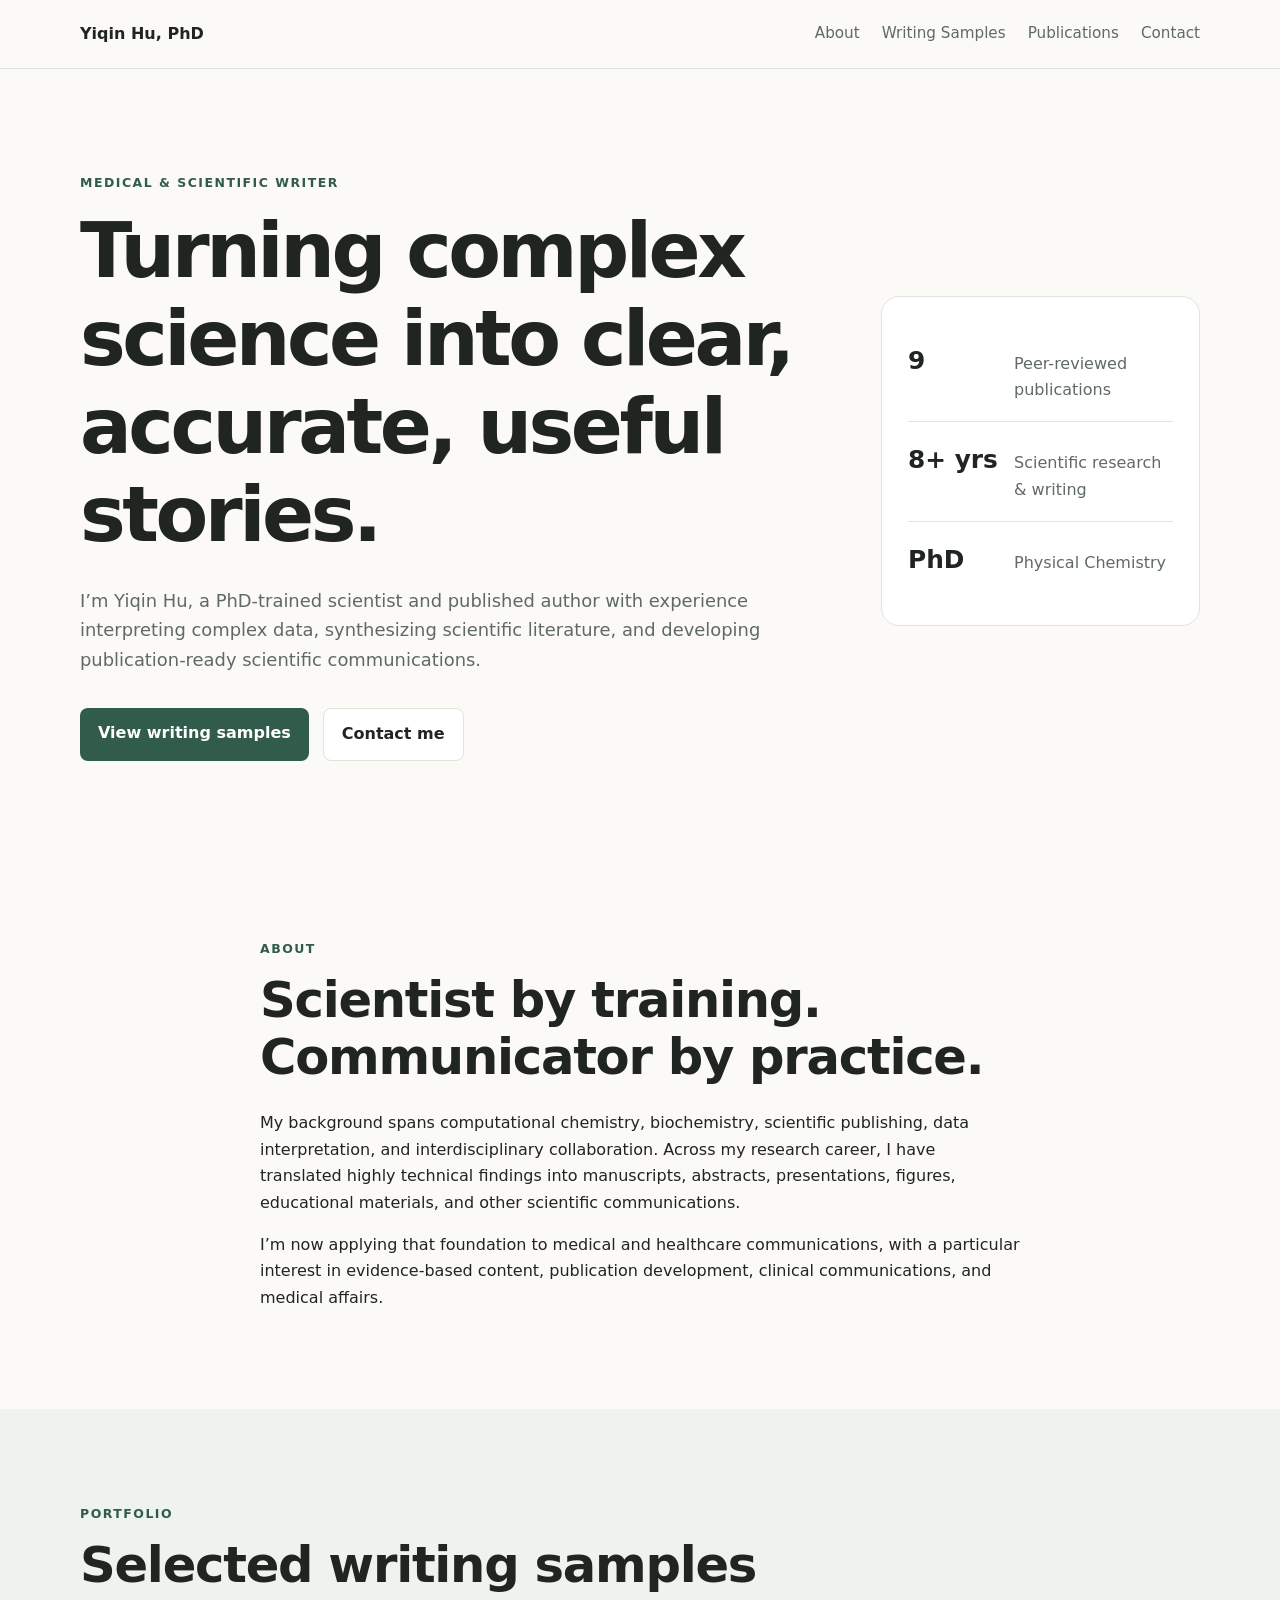
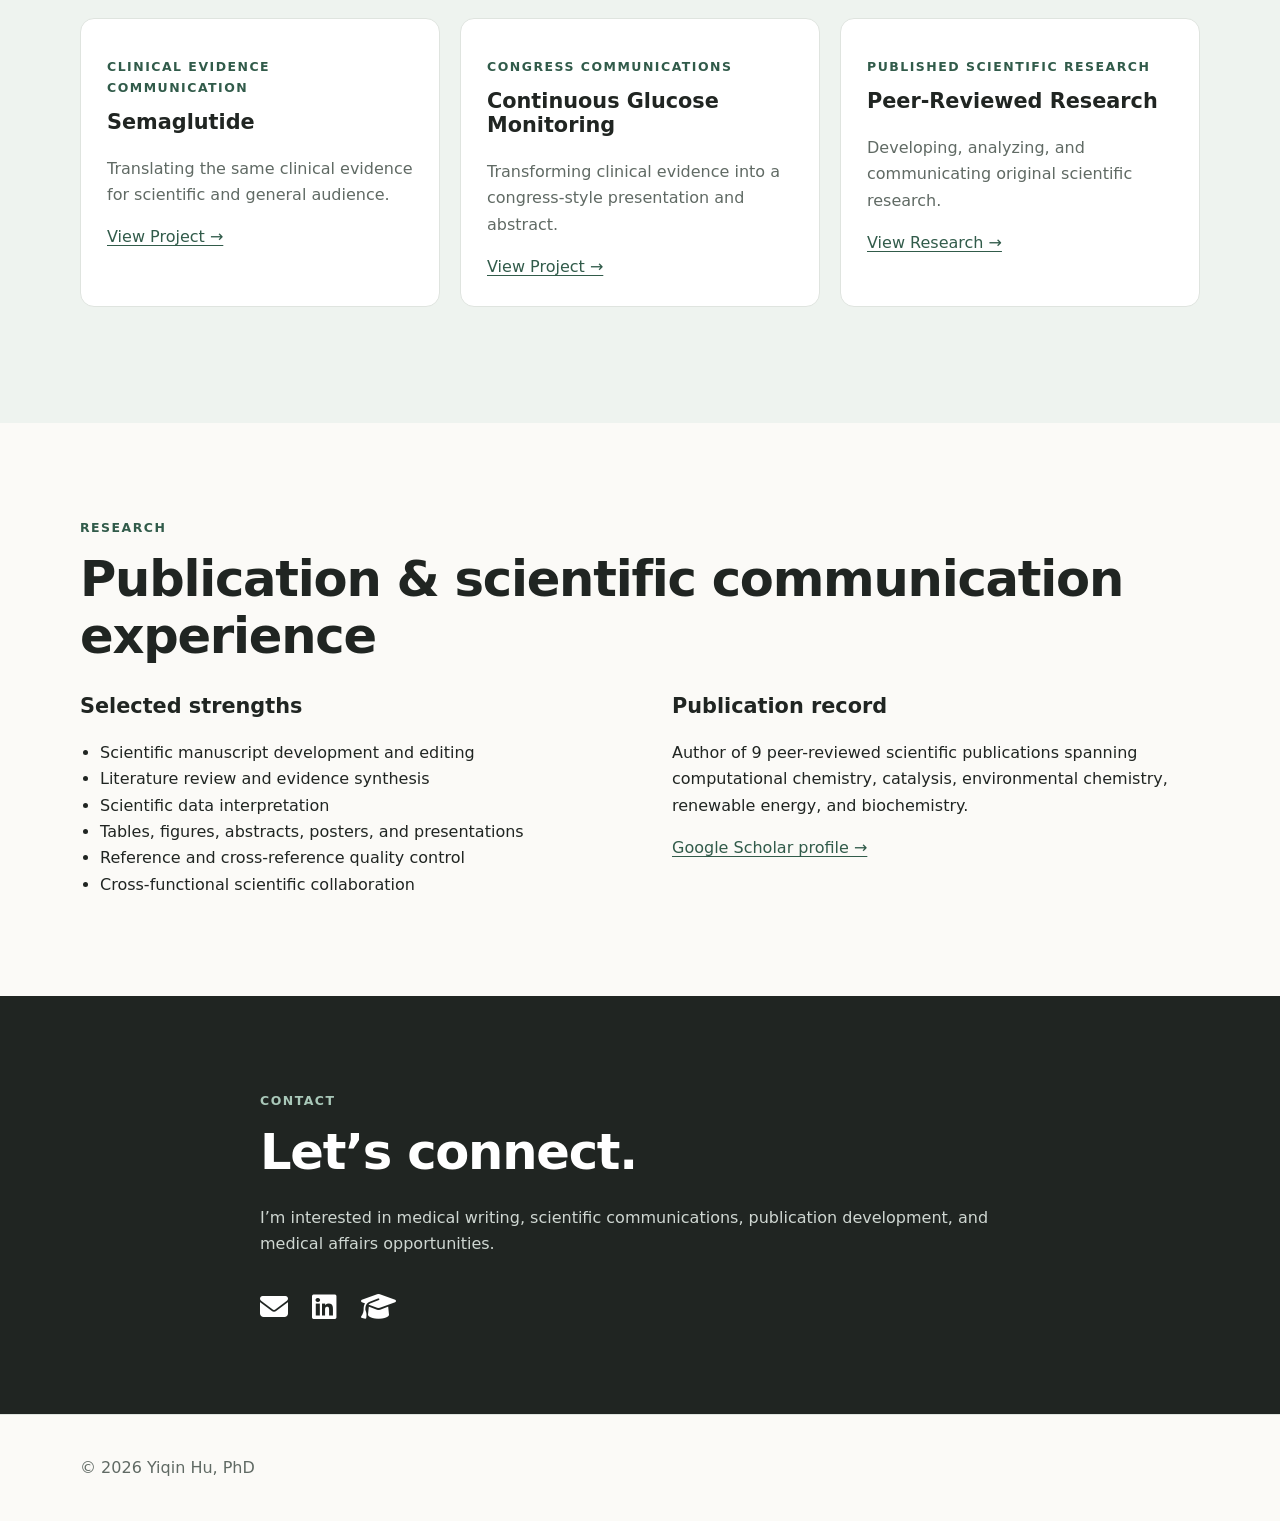
<file: index.html>
<!DOCTYPE html>
<html lang="en">
<head>
  <meta charset="UTF-8" />
  <meta name="viewport" content="width=device-width, initial-scale=1.0" />
  <meta name="description" content="Yiqin Hu, PhD — scientific and medical writing portfolio." />
  <title>Yiqin Hu, PhD | Medical & Scientific Writing</title>
  <link rel="stylesheet" href="styles.css" />
  <link rel="stylesheet"
        href="https://cdnjs.cloudflare.com/ajax/libs/font-awesome/6.5.1/css/all.min.css">
</head>
<body>
  <header class="site-header">
    <div class="container nav-wrap">
      <a class="brand" href="#top">Yiqin Hu, PhD</a>
      <nav aria-label="Primary navigation">
        <a href="#about">About</a>
        <a href="#samples">Writing Samples</a>
        <a href="#publications">Publications</a>
        <a href="#contact">Contact</a>
      </nav>
    </div>
  </header>

  <main id="top">
    <section class="hero">
      <div class="container hero-grid">
        <div>
          <p class="eyebrow">Medical & Scientific Writer</p>
          <h1>Turning complex science into clear, accurate, useful stories.</h1>
          <p class="hero-copy">
            I’m Yiqin Hu, a PhD-trained scientist and published author with experience
            interpreting complex data, synthesizing scientific literature, and developing
            publication-ready scientific communications.
          </p>
          <div class="hero-actions">
            <a class="button primary" href="#samples">View writing samples</a>
            <a class="button secondary" href="#contact">Contact me</a>
          </div>
        </div>

        <aside class="snapshot" aria-label="Professional snapshot">
          <p><strong>9</strong><span>Peer-reviewed publications</span></p>
          <p><strong>8+ yrs</strong><span>Scientific research & writing</span></p>
          <p><strong>PhD</strong><span>Physical Chemistry</span></p>
        </aside>
      </div>
    </section>

    <section id="about" class="section">
      <div class="container narrow">
        <p class="section-label">About</p>
        <h2>Scientist by training. Communicator by practice.</h2>
        <p>
          My background spans computational chemistry, biochemistry, scientific publishing,
          data interpretation, and interdisciplinary collaboration. Across my research career,
          I have translated highly technical findings into manuscripts, abstracts, presentations,
          figures, educational materials, and other scientific communications.
        </p>
        <p>
          I’m now applying that foundation to medical and healthcare communications, with a
          particular interest in evidence-based content, publication development, clinical
          communications, and medical affairs.
        </p>
      </div>
    </section>

    <section id="samples" class="section alt">
      <div class="container">
        <div class="section-heading">
          <div>
            <p class="section-label">Portfolio</p>
            <h2>Selected writing samples</h2>

        <div class="cards">
          <article class="card">
            <p class="tag">Clinical Evidence Communication</p>
            <h3>Semaglutide</h3>
            <p>
              Translating the same clinical evidence for scientific and general audience.
            </p>  
            <a href="samples/semaglutide.html">View Project →</a>
          </article>

          <article class="card">
            <p class="tag">Congress Communications</p>
            <h3>Continuous Glucose Monitoring</h3>
            <p>
              Transforming clinical evidence into a congress-style presentation and abstract.
            </p>
            <a href="samples/cgm.html">View Project →</a>
          </article>

          <article class="card">
            <p class="tag">Published Scientific Research</p>
            <h3>Peer-Reviewed Research</h3>
            <p>
              Developing, analyzing, and communicating original scientific research.
            </p>
            <a href="samples/research.html">View Research →</a>
          </article>
        </div>

      </div>
    </section>

    <section id="publications" class="section">
      <div class="container">
        <p class="section-label">Research</p>
        <h2>Publication & scientific communication experience</h2>

        <div class="two-column">
          <div>
            <h3>Selected strengths</h3>
            <ul class="clean-list">
              <li>Scientific manuscript development and editing</li>
              <li>Literature review and evidence synthesis</li>
              <li>Scientific data interpretation</li>
              <li>Tables, figures, abstracts, posters, and presentations</li>
              <li>Reference and cross-reference quality control</li>
              <li>Cross-functional scientific collaboration</li>
            </ul>
          </div>

          <div>
            <h3>Publication record</h3>
            <p>
              Author of 9 peer-reviewed scientific publications spanning computational chemistry,
              catalysis, environmental chemistry, renewable energy, and biochemistry.
            </p>
            <p>
              <a href="https://scholar.google.com/citations?user=jD4zupIAAAAJ&hl=en&oi=ao" id="scholar-link">Google Scholar profile →</a>
            </p>
          </div>
        </div>
      </div>
    </section>

    <section id="contact" class="section contact">
      <div class="container narrow">
        <p class="section-label">Contact</p>
        <h2>Let’s connect.</h2>
        <p>
          I’m interested in medical writing, scientific communications, publication development,
          and medical affairs opportunities.
        </p>

        <div class="contact-icons">
        
          <a href="mailto:yiqinh56@gmail.com"
             aria-label="Email">
            <i class="fa-solid fa-envelope"></i>
          </a>
        
          <a href="https://www.linkedin.com/in/yiqinhu/"
             target="_blank"
             rel="noopener noreferrer"
             aria-label="LinkedIn">
            <i class="fa-brands fa-linkedin"></i>
          </a>

          <a href="https://scholar.google.com/citations?user=jD4zupIAAAAJ&hl=en&oi=ao"
             target="_blank"
             rel="noopener noreferrer">
            <i class="fa-solid fa-graduation-cap"></i>
          </a>
          
        </div>        
      </div>
    </section>
  </main>

  <footer>
    <div class="container">
      <p>© <span id="year"></span> Yiqin Hu, PhD</p>
    </div>
  </footer>

  <script src="script.js"></script>
</body>
</html>
</file>
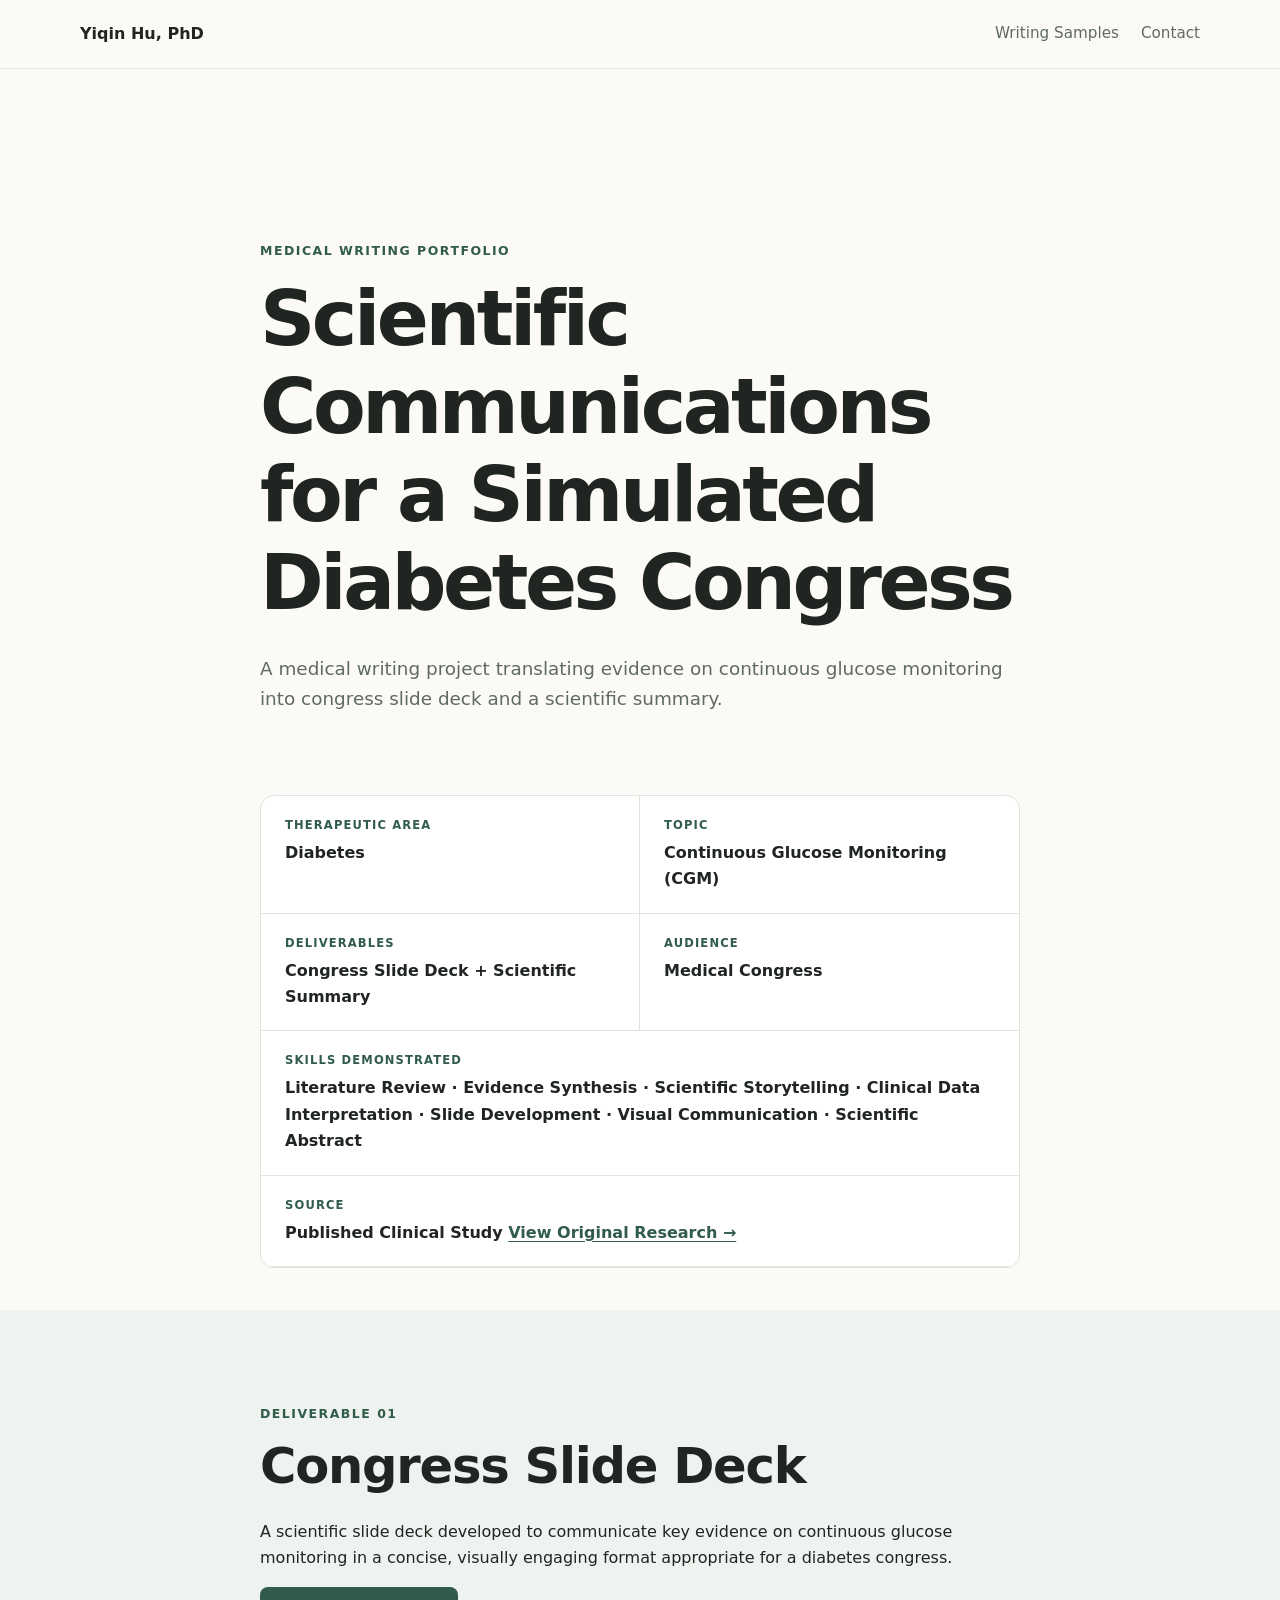
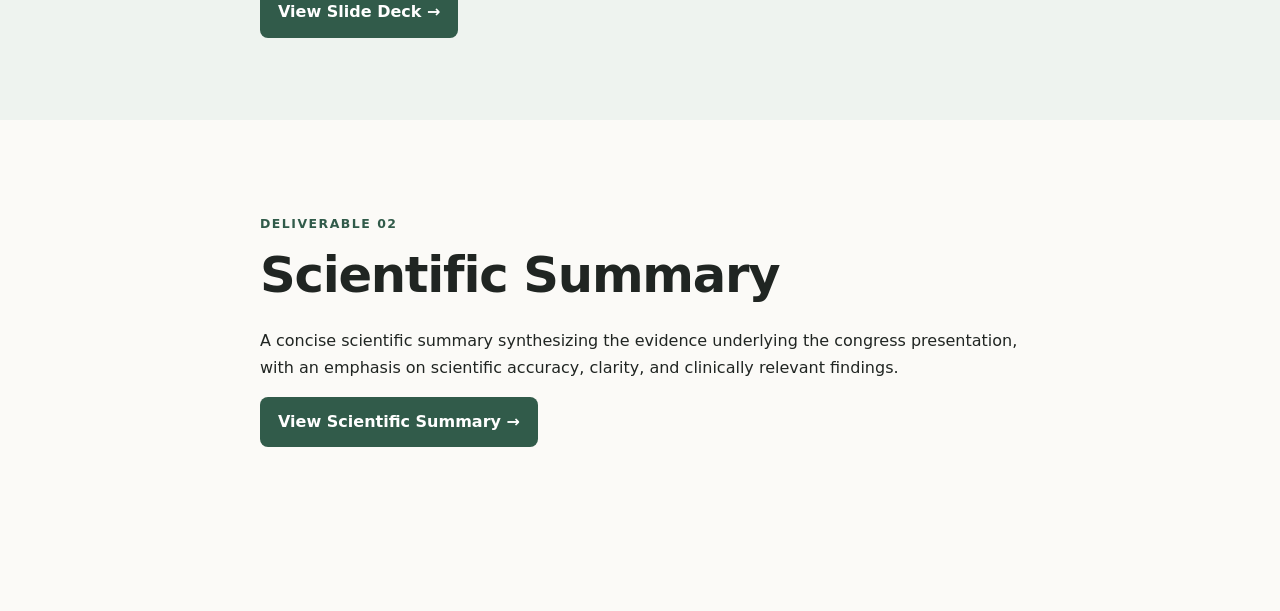
<file: samples/cgm.html>
<!DOCTYPE html>
<html lang="en">
<head>
  <meta charset="UTF-8" />
  <meta name="viewport" content="width=device-width, initial-scale=1.0" />
  <title>CGM Materials for Congress | Yiqin Hu</title>
  <link rel="stylesheet" href="../styles.css" />
</head>

<body>

  <header class="site-header">
    <div class="container nav-wrap">
      <a class="brand" href="../index.html">Yiqin Hu, PhD</a>
      <nav>
        <a href="../index.html#samples">Writing Samples</a>
        <a href="../index.html#contact">Contact</a>
      </nav>
    </div>
  </header>

  <main class="section">
    
  <section class="sample-hero">
    <div class="container narrow">
  
      <p class="section-label">Medical Writing Portfolio</p>
  
      <h1>Scientific Communications for a Simulated Diabetes Congress</h1>
  
      <p class="sample-subtitle">
        A medical writing project translating evidence on continuous glucose
        monitoring into congress slide deck and a scientific summary.
      </p>
    </div>
  </section>

  <section class="project-overview">
    <div class="container narrow">
  
      <div class="overview-card">
  
        <div class="overview-item">
          <span class="overview-label">Therapeutic Area</span>
          <span class="overview-value">Diabetes</span>
        </div>
  
        <div class="overview-item">
          <span class="overview-label">Topic</span>
          <span class="overview-value">Continuous Glucose Monitoring (CGM)</span>
        </div>
  
        <div class="overview-item">
          <span class="overview-label">Deliverables</span>
          <span class="overview-value">Congress Slide Deck + Scientific Summary</span>
        </div>
  
        <div class="overview-item">
          <span class="overview-label">Audience</span>
          <span class="overview-value">Medical Congress</span>
        </div>

        <div class="overview-item overview-wide">
          <span class="overview-label">Skills Demonstrated</span>
          <span class="overview-value">
          Literature Review · Evidence Synthesis · Scientific Storytelling · Clinical Data Interpretation · 
          Slide Development · Visual Communication · Scientific Abstract
          </span>
        </div>
        
         <div class="overview-item overview-wide">
          <span class="overview-label">Source</span>
          <span class="overview-value">
            Published Clinical Study
            <a href="https://dom-pubs.pericles-prod.literatumonline.com/doi/10.1111/dom.14607"
               target="_blank"
               rel="noopener noreferrer">
              View Original Research →
            </a>
          </span>
        </div>   
          
      </div>
  
    </div>
  </section>

    
  <section class="section alt">
    <div class="container narrow">
  
      <p class="section-label">Deliverable 01</p>
  
      <h2>Congress Slide Deck</h2>
  
      <p>
        A scientific slide deck developed to communicate key evidence on
        continuous glucose monitoring in a concise, visually engaging format
        appropriate for a diabetes congress.
      </p>
  
      <a class="button primary"
         href="../samples/pdf/CGM-slides.pdf"
         target="_blank">
        View Slide Deck →
      </a>
  
    </div>
  </section>
  
  <section class="section">
    <div class="container narrow">
  
      <p class="section-label">Deliverable 02</p>
  
      <h2>Scientific Summary</h2>
  
      <p>
        A concise scientific summary synthesizing the evidence underlying
        the congress presentation, with an emphasis on scientific accuracy,
        clarity, and clinically relevant findings.
      </p>
  
      <a class="button primary"
         href="../samples/pdf/CGM-abstract-keypoints.pdf"
         target="_blank">
        View Scientific Summary →
      </a>
  
    </div>
  </section>

  </main>

</body>
</html>
</file>
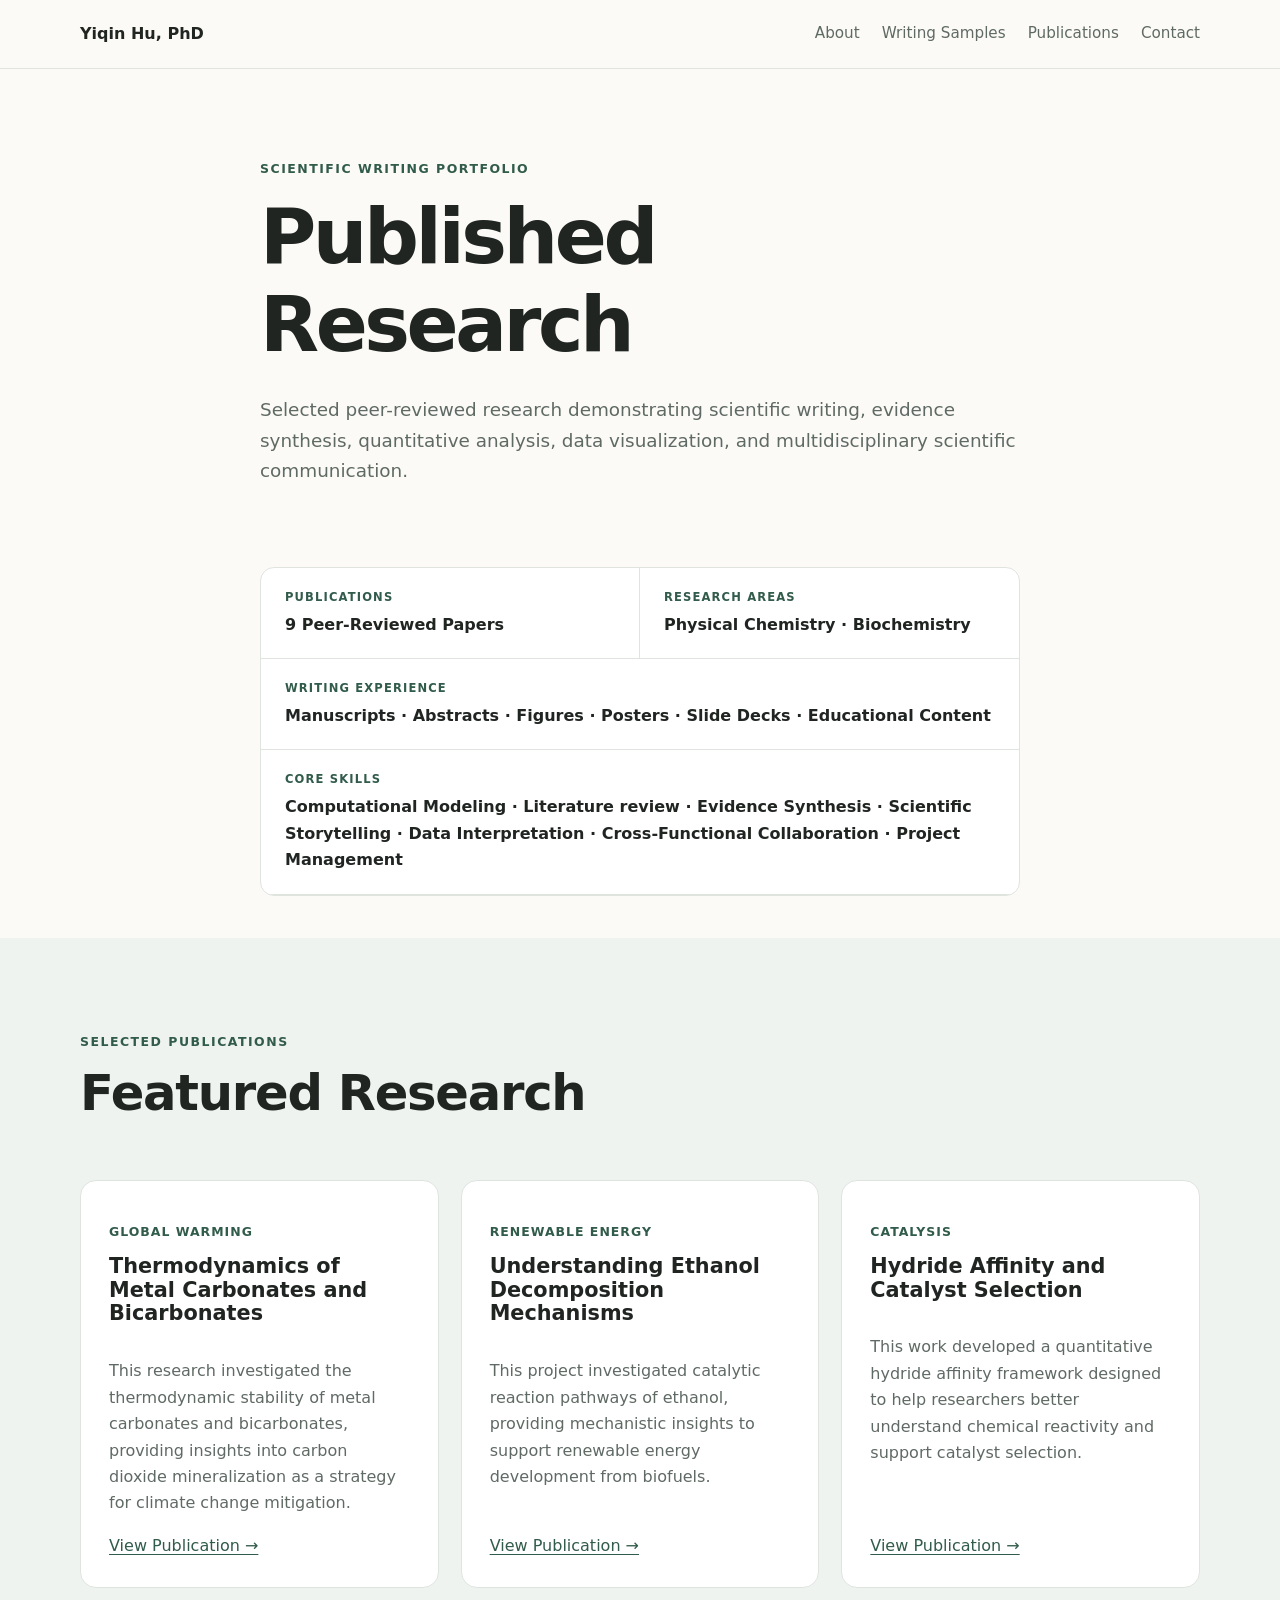
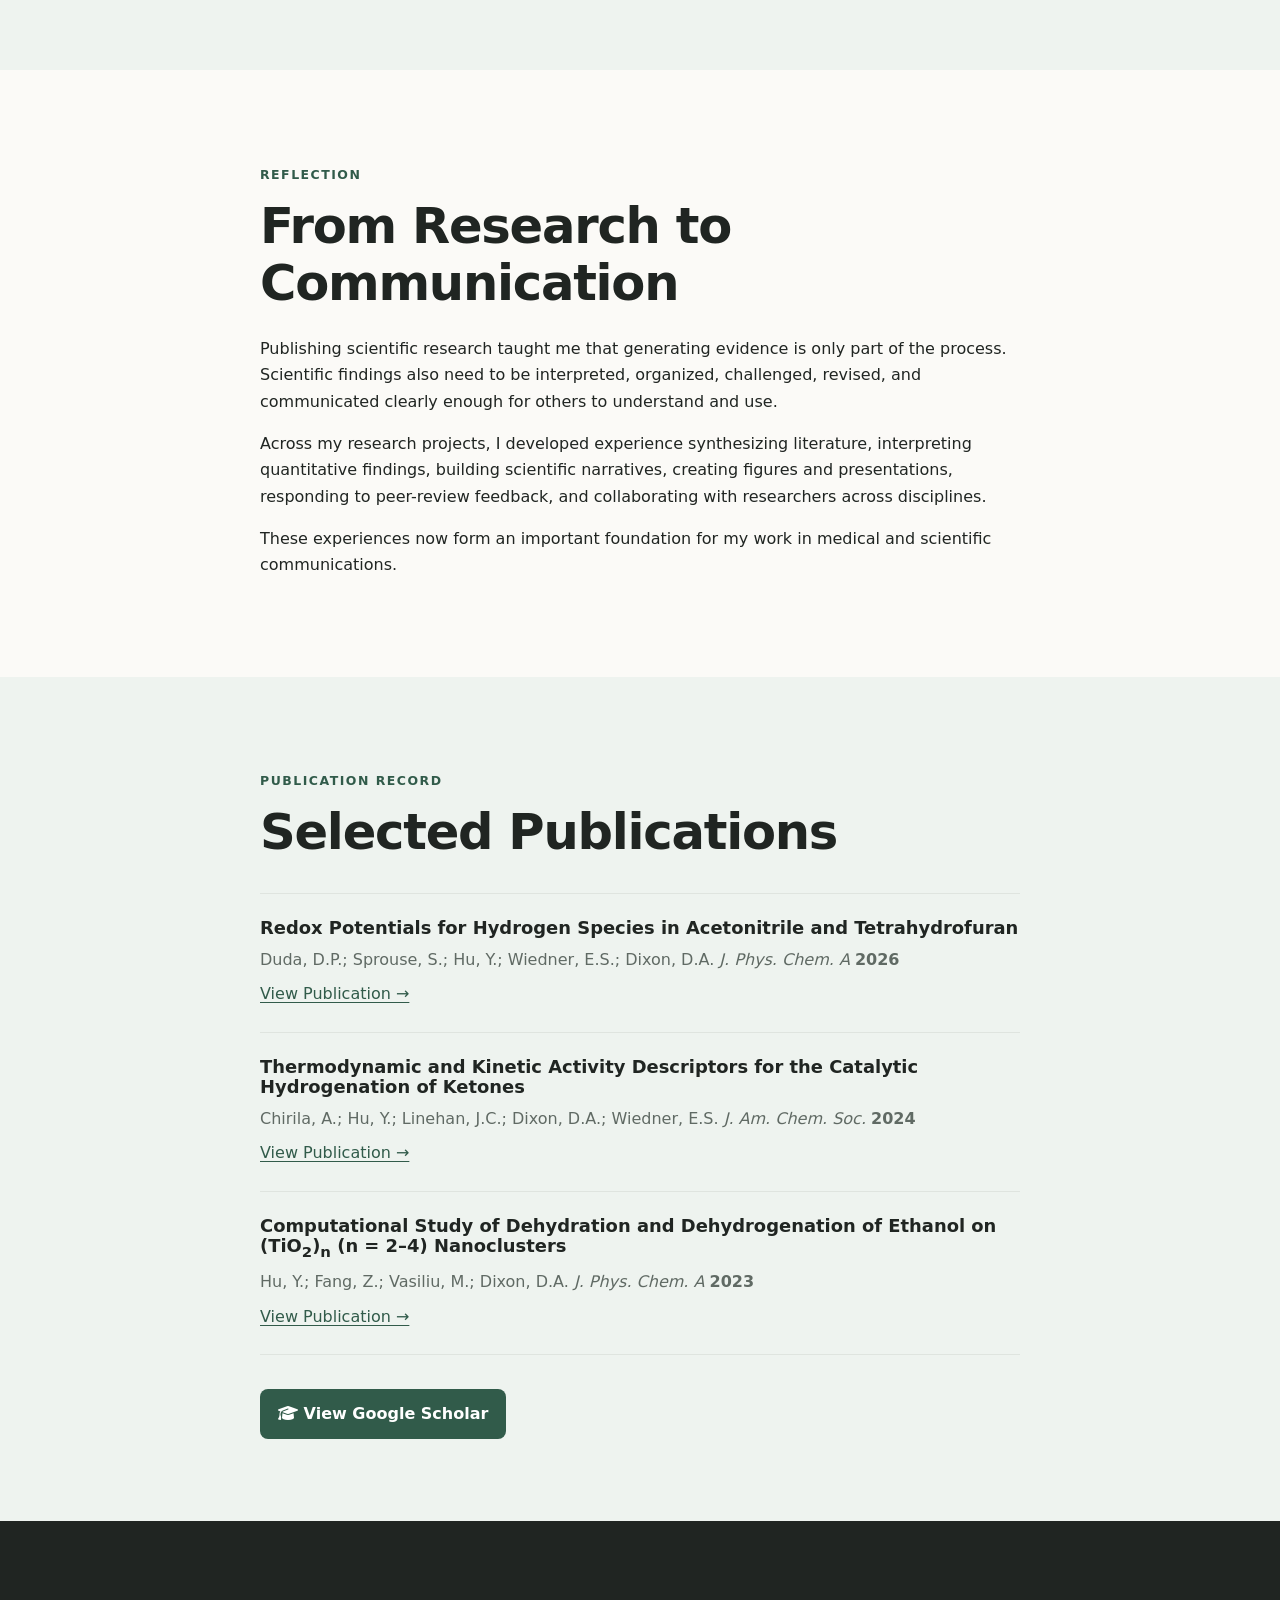
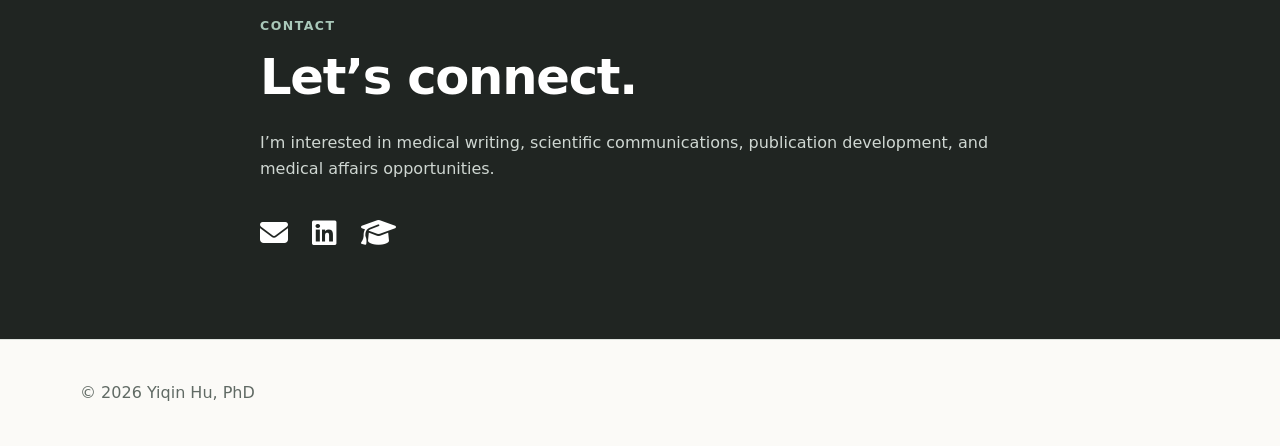
<file: samples/research.html>
<!DOCTYPE html>
<html lang="en">
<head>
  <meta charset="UTF-8" />
  <meta name="viewport" content="width=device-width, initial-scale=1.0" />

  <title>Published Research | Yiqin Hu, PhD</title>

  <!-- Use your existing main stylesheet -->
  <link rel="stylesheet" href="../styles.css" />

  <!-- Optional icons -->
  <link rel="stylesheet"
        href="https://cdnjs.cloudflare.com/ajax/libs/font-awesome/6.5.1/css/all.min.css">
</head>

<body>

  <!-- HEADER -->
  <header class="site-header">
    <div class="container nav-wrap">

      <a class="brand" href="../index.html">
        Yiqin Hu, PhD
      </a>

      <nav>
        <a href="../index.html#about">About</a>
        <a href="../index.html#samples">Writing Samples</a>
        <a href="../index.html#publications">Publications</a>
        <a href="../index.html#contact">Contact</a>
      </nav>

    </div>
  </header>


  <main>

    <!-- HERO -->
    <section class="sample-hero">
      <div class="container narrow">

        <p class="section-label">
          Scientific Writing Portfolio
        </p>

        <h1>Published Research</h1>

        <p class="sample-subtitle">
          Selected peer-reviewed research demonstrating scientific writing,
          evidence synthesis, quantitative analysis, data visualization,
          and multidisciplinary scientific communication.
        </p>

      </div>
    </section>


    <!-- PROJECT SNAPSHOT -->
    <section class="project-overview">
      <div class="container narrow">

        <div class="overview-card">

          <div class="overview-item">
            <span class="overview-label">
              Publications
            </span>

            <span class="overview-value">
              9 Peer-Reviewed Papers
            </span>
          </div>

          <div class="overview-item">
            <span class="overview-label">
              Research Areas
            </span>

            <span class="overview-value">
              Physical Chemistry · Biochemistry
            </span>
          </div>

          <div class="overview-item overview-wide">
            <span class="overview-label">
              Writing Experience
            </span>

            <span class="overview-value">
              Manuscripts · Abstracts · Figures · Posters · Slide Decks · Educational Content
            </span>
          </div>

          <div class="overview-item overview-wide">
            <span class="overview-label">
              Core Skills
            </span>

            <span class="overview-value">
              Computational Modeling · Literature review · Evidence Synthesis · Scientific Storytelling · Data Interpretation ·
              Cross-Functional Collaboration · Project Management
            </span>
          </div>

        </div>

      </div>
    </section>


    <!-- FEATURED RESEARCH -->
    <section class="section alt">
      <div class="container">

        <div class="section-heading">
          <div>
            <p class="section-label">
              Selected Publications
            </p>

            <h2>Featured Research</h2>
          </div>
        </div>


        <div class="research-grid">

          <!-- PUBLICATION 1 -->
          <article class="research-card">

            <p class="research-topic">
              Global Warming
            </p>

            <h3>
              Thermodynamics of Metal Carbonates and Bicarbonates
            </h3>

            <p class="research-summary">
              This research investigated the thermodynamic stability of metal carbonates and bicarbonates, 
              providing insights into carbon dioxide mineralization as a strategy for climate change mitigation.
            </p>
<!--
            <a class="button primary"
               href="https://pubs.acs.org/jpcafh/article-abstract/126/43/7874/599293/Thermodynamics-of-the-Metal-Carbonates-and?redirectedFrom=fulltext"
               target="_blank"
               rel="noopener noreferrer">
              View Publication →
            </a>
-->

            <a href="https://pubs.acs.org/jpcafh/article-abstract/126/43/7874/599293/Thermodynamics-of-the-Metal-Carbonates-and?redirectedFrom=fulltext">
              View Publication →
            </a>            
          </article>

            

          <!-- PUBLICATION 2 -->
          <article class="research-card">

            <p class="research-topic">
              Renewable Energy
            </p>

            <h3>
              Understanding Ethanol Decomposition Mechanisms
            </h3>

            <p class="research-summary">
              This project investigated catalytic reaction pathways of ethanol, 
              providing mechanistic insights to support renewable energy development from biofuels.
            </p>

            <a href="https://pubs.acs.org/jpcafh/article-abstract/127/16/3614/328429/Computational-Study-of-Dehydration-and?redirectedFrom=fulltext">
              View Publication →
            </a>

          </article>


          <!-- PUBLICATION 3 -->
          <article class="research-card">

            <p class="research-topic">
              Catalysis
            </p>

            <h3>
              Hydride Affinity and Catalyst Selection
            </h3>

            <p class="research-summary">
              This work developed a quantitative hydride affinity framework
              designed to help researchers better understand chemical
              reactivity and support catalyst selection.
            </p>

            <a href="https://pubs.acs.org/jpcafh/article-abstract/130/20/3889/5091286/Redox-Potentials-for-Hydrogen-Species-in?redirectedFrom=fulltext">
              View Publication →
            </a>

          </article>

        </div>

      </div>
    </section>


    <!-- RESEARCH TO COMMUNICATION -->
    <section class="section">
      <div class="container narrow">

        <p class="section-label">
          Reflection
        </p>

        <h2>From Research to Communication</h2>

        <p>
          Publishing scientific research taught me that generating evidence
          is only part of the process. Scientific findings also need to be
          interpreted, organized, challenged, revised, and communicated
          clearly enough for others to understand and use.
        </p>

        <p>
          Across my research projects, I developed experience synthesizing
          literature, interpreting quantitative findings, building scientific
          narratives, creating figures and presentations, responding to
          peer-review feedback, and collaborating with researchers across
          disciplines.
        </p>

        <p>
          These experiences now form an important foundation for my work in
          medical and scientific communications.
        </p>

      </div>
    </section>


    <!-- ALL PUBLICATIONS -->
    <section class="section alt">
      <div class="container narrow">

        <p class="section-label">
          Publication Record
        </p>

        <h2>Selected Publications</h2>

        <div class="publication-list">

          <div class="publication-item">
            <h3>
              Redox Potentials for Hydrogen Species in Acetonitrile and Tetrahydrofuran
            </h3>

            <p>
              Duda, D.P.; Sprouse, S.; Hu, Y.; Wiedner, E.S.; Dixon, D.A. <em>J. Phys. Chem. A</em> <strong>2026</strong>
            </p>

            <a href="https://pubs.acs.org/jpcafh/article-abstract/130/20/3889/5091286/Redox-Potentials-for-Hydrogen-Species-in?redirectedFrom=fulltext"
               target="_blank"
               rel="noopener noreferrer">
              View Publication →
            </a>
          </div>


          <div class="publication-item">
            <h3>
              Thermodynamic and Kinetic Activity Descriptors for the Catalytic Hydrogenation of Ketones
            </h3>

            <p>
              Chirila, A.; Hu, Y.; Linehan, J.C.; Dixon, D.A.; Wiedner, E.S. <em>J. Am. Chem. Soc.</em> <strong>2024</strong>
            </p>

            <a href="https://pubs.acs.org/jacsat/article-abstract/146/10/6866/462464/Thermodynamic-and-Kinetic-Activity-Descriptors-for?redirectedFrom=fulltext"
               target="_blank"
               rel="noopener noreferrer">
              View Publication →
            </a>
          </div>


          <div class="publication-item">
            <h3>
              Computational Study of Dehydration and Dehydrogenation of Ethanol on (TiO<sub>2</sub>)<sub>n</sub> (n = 2–4) Nanoclusters
            </h3>

            <p>
              Hu, Y.; Fang, Z.; Vasiliu, M.; Dixon, D.A. <em>J. Phys. Chem. A</em> <strong>2023</strong>
            </p>

            <a href="https://pubs.acs.org/jpcafh/article-abstract/127/16/3614/328429/Computational-Study-of-Dehydration-and?redirectedFrom=fulltext"
               target="_blank"
               rel="noopener noreferrer">
              View Publication →
            </a>
          </div>

        </div>


        <div class="publication-actions">

          <a class="button primary"
             href="https://scholar.google.com/citations?user=jD4zupIAAAAJ&hl=en&oi=ao"
             target="_blank"
             rel="noopener noreferrer">

            <i class="fa-solid fa-graduation-cap"></i>
            View Google Scholar

          </a>

        </div>

      </div>
    </section>


    <!-- CONTACT -->
    <section class="section contact">
      <div class="container narrow">

        <p class="section-label">
          Contact
        </p>

        <h2>Let’s connect.</h2>

        <p>
          I’m interested in medical writing, scientific communications, publication development,
          and medical affairs opportunities.
        </p>

        <div class="contact-icons">

          <a href="mailto:yiqinh56@gmail.com">
            <i class="fa-solid fa-envelope"></i>

          </a>

          <a href="https://www.linkedin.com/in/yiqinhu/"
             target="_blank"
             rel="noopener noreferrer">
            <i class="fa-brands fa-linkedin"></i>
          </a>

          <a href="https://scholar.google.com/citations?user=jD4zupIAAAAJ&hl=en&oi=ao"
             target="_blank"
             rel="noopener noreferrer">
            <i class="fa-solid fa-graduation-cap"></i>
          </a>

        </div>

      </div>
    </section>

  </main>


  <footer>
    <div class="container">
      <p>© 2026 Yiqin Hu, PhD</p>
    </div>
  </footer>

</body>
</html>
</file>
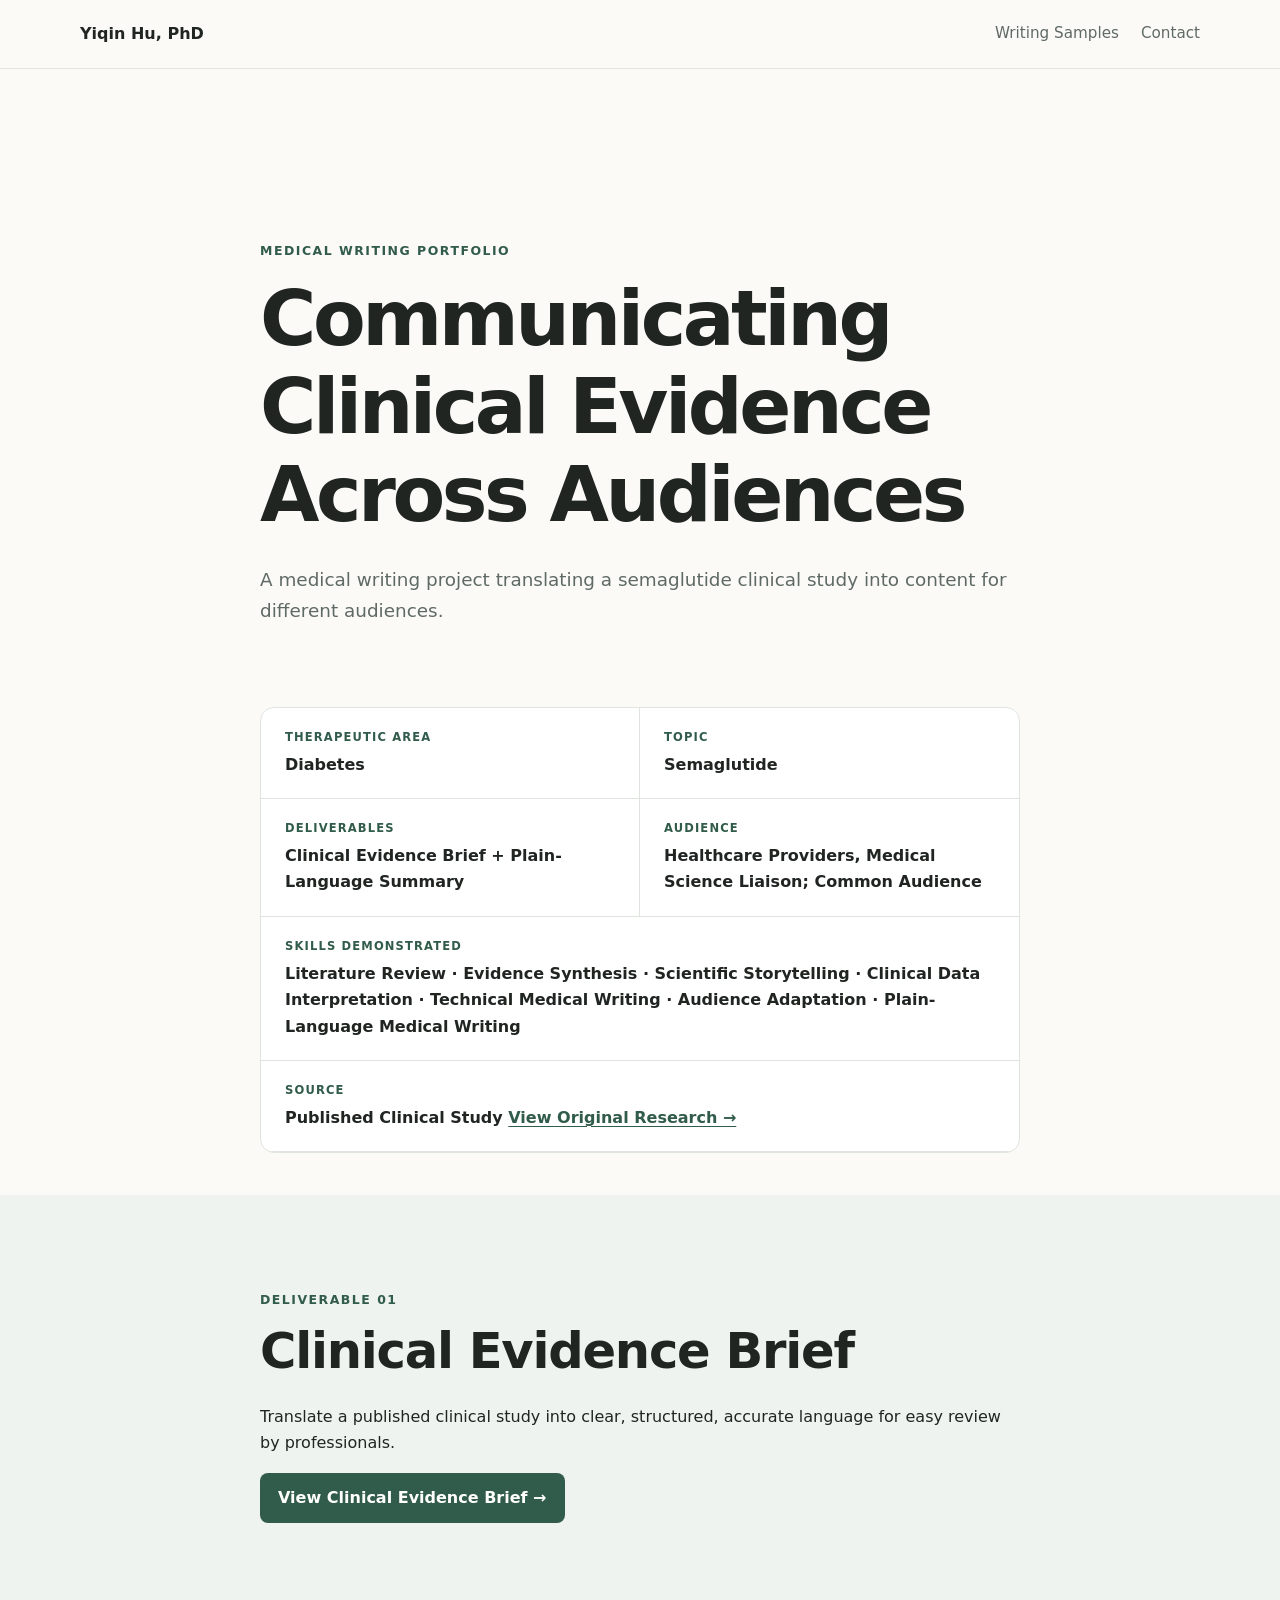
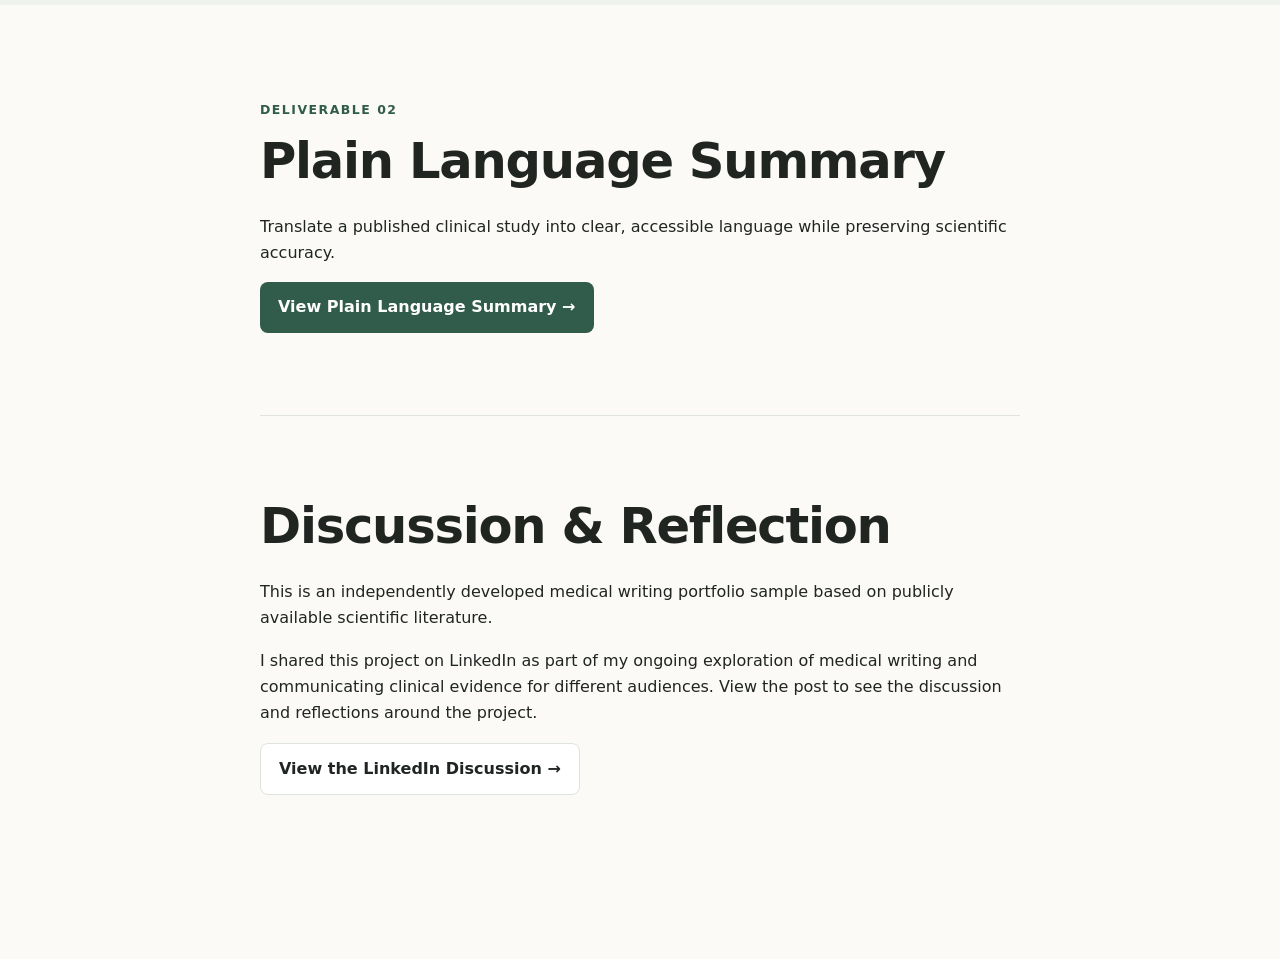
<file: samples/semaglutide.html>
<!DOCTYPE html>
<html lang="en">
<head>
  <meta charset="UTF-8" />
  <meta name="viewport" content="width=device-width, initial-scale=1.0" />
  <title>Semaglutide Plain-Language Summary | Yiqin Hu</title>
  <link rel="stylesheet" href="../styles.css" />
</head>

<body>

  <header class="site-header">
    <div class="container nav-wrap">
      <a class="brand" href="../index.html">Yiqin Hu, PhD</a>
      <nav>
        <a href="../index.html#samples">Writing Samples</a>
        <a href="../index.html#contact">Contact</a>
      </nav>
    </div>
  </header>

  <main class="section">

  <section class="sample-hero">
    <div class="container narrow">
  
      <p class="section-label">Medical Writing Portfolio</p>
  
      <h1>Communicating Clinical Evidence Across Audiences</h1>
  
      <p class="sample-subtitle">
        A medical writing project translating a semaglutide clinical study
        into content for different audiences.
      </p>
      </div>     
  </section>

  <section class="project-overview">
    <div class="container narrow">
  
      <div class="overview-card">
  
        <div class="overview-item">
          <span class="overview-label">Therapeutic Area</span>
          <span class="overview-value">Diabetes</span>
        </div>
  
        <div class="overview-item">
          <span class="overview-label">Topic</span>
          <span class="overview-value">Semaglutide</span>
        </div>
  
        <div class="overview-item">
          <span class="overview-label">Deliverables</span>
          <span class="overview-value">Clinical Evidence Brief + Plain-Language Summary</span>
        </div>
  
        <div class="overview-item">
          <span class="overview-label">Audience</span>
          <span class="overview-value">Healthcare Providers, Medical Science Liaison; Common Audience</span>
        </div>
  
        <div class="overview-item overview-wide">
          <span class="overview-label">Skills Demonstrated</span>
          <span class="overview-value">
            Literature Review · Evidence Synthesis · Scientific Storytelling · Clinical Data Interpretation · 
            Technical Medical Writing · Audience Adaptation · Plain-Language Medical Writing
          </span>
        </div>

         <div class="overview-item overview-wide">
          <span class="overview-label">Source</span>
          <span class="overview-value">
            Published Clinical Study
            <a href="https://www.nejm.org/doi/full/10.1056/NEJMoa2032183"
               target="_blank"
               rel="noopener noreferrer">
              View Original Research →
            </a>
          </span>
        </div>       
  
      </div>
  
    </div>
  </section>    

  <section class="section alt">
    <div class="container narrow">
    
      <p class="section-label">Deliverable 01</p>

      <h2>Clinical Evidence Brief</h2>

      <p>
        Translate a published clinical study into
        clear, structured, accurate language for easy review by professionals.
      </p>

      <a class="button primary"
         href="pdf/semaglutide-brief.pdf"
         target="_blank">
        View Clinical Evidence Brief →
      </a>
  
      </div>
    </section>  
    
  <section class="section">
    <div class="container narrow">

      <p class="section-label">Deliverable 02</p>

      <h2>Plain Language Summary</h2>

      <p>
        Translate a published clinical study into
        clear, accessible language while preserving scientific accuracy.
      </p>

      <a class="button primary"
         href="pdf/semaglutide-summary.pdf"
         target="_blank">
        View Plain Language Summary →
      </a>

     </div>
    </section>

  <hr class="section-divider">
    
  <section class="section">
    <div class="container narrow">    

      <h2>Discussion & Reflection</h2>
      
      <p>
        This is an independently developed medical writing portfolio sample
        based on publicly available scientific literature.
      </p>
      
      <p>
        I shared this project on LinkedIn as part of my ongoing exploration
        of medical writing and communicating clinical evidence for different
        audiences. View the post to see the discussion and reflections
        around the project.
      </p>
      
      <a class="button secondary"
         href="https://www.linkedin.com/feed/update/urn:li:activity:7495494835429101569/"
         target="_blank"
         rel="noopener noreferrer">
        View the LinkedIn Discussion →
      </a>

    </div>
  </section>       

  </main>

</body>
</html>
</file>
<file: styles.css>
* {
  box-sizing: border-box;
}

:root {
  --bg: #fbfaf7;
  --surface: #ffffff;
  --text: #202522;
  --muted: #606a64;
  --line: #dfe4df;
  --accent: #315b4a;
  --accent-dark: #244638;
  --soft: #eef3ef;
  --max: 1120px;
}

html {
  scroll-behavior: smooth;
}

body {
  margin: 0;
  font-family: Inter, ui-sans-serif, system-ui, -apple-system, BlinkMacSystemFont, "Segoe UI", sans-serif;
  line-height: 1.65;
  color: var(--text);
  background: var(--bg);
}

a {
  color: var(--accent);
  text-decoration-thickness: 1px;
  text-underline-offset: 3px;
}

.container {
  width: min(calc(100% - 40px), var(--max));
  margin: 0 auto;
}

.narrow {
  max-width: 760px;
}

.site-header {
  position: sticky;
  top: 0;
  z-index: 10;
  background: rgba(251, 250, 247, 0.94);
  border-bottom: 1px solid var(--line);
  backdrop-filter: blur(10px);
}

.nav-wrap {
  min-height: 68px;
  display: flex;
  align-items: center;
  justify-content: space-between;
  gap: 24px;
}

.brand {
  font-weight: 750;
  color: var(--text);
  text-decoration: none;
}

nav {
  display: flex;
  gap: 22px;
  flex-wrap: wrap;
}

nav a {
  color: var(--muted);
  text-decoration: none;
  font-size: 0.95rem;
}

nav a:hover {
  color: var(--text);
}

.hero {
  padding: 92px 0 84px;
}

.hero-grid {
  display: grid;
  grid-template-columns: 1.6fr 0.7fr;
  align-items: center;
  gap: 72px;
}

.eyebrow,
.section-label,
.tag {
  color: var(--accent);
  text-transform: uppercase;
  letter-spacing: 0.12em;
  font-weight: 800;
  font-size: 0.78rem;
}

h1,
h2,
h3 {
  line-height: 1.15;
  margin-top: 0;
}

h1 {
  font-size: clamp(2.7rem, 6vw, 5.2rem);
  letter-spacing: -0.045em;
  max-width: 900px;
  margin-bottom: 26px;
}

h2 {
  font-size: clamp(2rem, 4vw, 3.1rem);
  letter-spacing: -0.025em;
  margin-bottom: 24px;
}

h3 {
  font-size: 1.3rem;
}

.hero-copy,
.section-intro {
  color: var(--muted);
  font-size: 1.12rem;
  max-width: 730px;
}

.hero-actions {
  display: flex;
  gap: 14px;
  flex-wrap: wrap;
  margin-top: 34px;
}

.button {
  display: inline-block;
  padding: 12px 18px;
  border-radius: 8px;
  text-decoration: none;
  font-weight: 700;
}

.primary {
  color: white;
  background: var(--accent);
}

.primary:hover {
  background: var(--accent-dark);
}

.secondary {
  color: var(--text);
  background: var(--surface);
  border: 1px solid var(--line);
}

.snapshot {
  background: var(--surface);
  border: 1px solid var(--line);
  border-radius: 18px;
  padding: 26px;
}

.snapshot p {
  display: grid;
  grid-template-columns: 92px 1fr;
  align-items: baseline;
  gap: 14px;
  margin: 0;
  padding: 18px 0;
  border-bottom: 1px solid var(--line);
}

.snapshot p:last-child {
  border-bottom: 0;
}

.snapshot strong {
  font-size: 1.55rem;
}

.snapshot span {
  color: var(--muted);
}

.section {
  padding: 82px 0;
}

.alt {
  background: var(--soft);
}

.section-heading {
  display: flex;
  justify-content: space-between;
  gap: 40px;
  align-items: end;
  margin-bottom: 34px;
}

.section-heading .section-intro {
  max-width: 470px;
}

.cards {
  display: grid;
  grid-template-columns: repeat(3, 1fr);
  gap: 20px;
}

.card {
  background: var(--surface);
  border: 1px solid var(--line);
  border-radius: 14px;
  padding: 26px;
}

.card p {
  color: var(--muted);
}

.card .tag {
  color: var(--accent);
}

.meta,
.clean-list {
  padding-left: 20px;
}

.meta {
  color: var(--muted);
  font-size: 0.94rem;
  margin-bottom: 22px;
}

.portfolio-note {
  margin-top: 30px;
  color: var(--muted);
  font-size: 0.92rem;
}

.section-divider {
  width: min(calc(100% - 40px), 760px);
  margin: 0 auto;
  border: 0;
  border-top: 1px solid var(--line);
}

.two-column {
  display: grid;
  grid-template-columns: 1fr 1fr;
  gap: 64px;
  margin-top: 30px;
}

.contact-icons {
  display: flex;
  gap: 24px;
  align-items: center;
  margin-top: 28px;
}

.contact-icons a {
  font-size: 28px;
  color: white;
  text-decoration: none;
  transition: transform 0.2s ease, opacity 0.2s ease;
}

.contact-icons a:hover {
  transform: translateY(-3px);
  opacity: 0.75;
}

.contact {
  background: var(--text);
  color: white;
}

.contact p {
  color: #cfd7d2;
}

.contact .section-label {
  color: #a9c8b9;
}

.contact-links {
  display: flex;
  flex-wrap: wrap;
  gap: 22px;
  margin-top: 28px;
}

.contact a {
  color: white;
}

footer {
  padding: 24px 0;
  color: var(--muted);
  border-top: 1px solid var(--line);
}

@media (max-width: 820px) {
  .hero-grid,
  .cards,
  .two-column {
    grid-template-columns: 1fr;
  }

  .hero-grid {
    gap: 42px;
  }

  .section-heading {
    display: block;
  }

  .nav-wrap {
    align-items: flex-start;
    flex-direction: column;
    padding: 16px 0;
  }

  nav {
    gap: 14px;
  }
}

.project-overview {
  padding: 28px 0 42px;
}

.overview-card {
  display: grid;
  grid-template-columns: repeat(2, 1fr);
  gap: 0;
  background: white;
  border: 1px solid var(--line);
  border-radius: 14px;
  overflow: hidden;
}

.overview-item {
  padding: 20px 24px;
  border-bottom: 1px solid var(--line);
}

.overview-item:nth-child(odd) {
  border-right: 1px solid var(--line);
}

.overview-wide {
  grid-column: 1 / -1;
  border-right: none !important;
}

.overview-label {
  display: block;
  margin-bottom: 5px;
  color: var(--accent);
  font-size: 0.72rem;
  font-weight: 800;
  letter-spacing: 0.1em;
  text-transform: uppercase;
}

.overview-value {
  color: var(--text);
  font-size: 1rem;
  font-weight: 600;
}

@media (max-width: 700px) {
  .overview-card {
    grid-template-columns: 1fr;
  }

  .overview-item,
  .overview-item:nth-child(odd) {
    border-right: none;
  }

  .overview-wide {
    grid-column: auto;
  }
}

/* -----------------------------
   PUBLISHED RESEARCH PAGE
----------------------------- */

.sample-hero {
  padding: 78px 0 34px;
}

.sample-subtitle {
  max-width: 760px;
  color: var(--muted);
  font-size: 1.15rem;
}


/* Research cards */

.research-grid {
  display: grid;
  grid-template-columns: repeat(3, 1fr);
  gap: 22px;
}

.research-card {
  background: var(--surface);
  border: 1px solid var(--line);
  border-radius: 16px;
  padding: 28px;

  display: flex;
  flex-direction: column;
}

.research-card h3 {
  margin-bottom: 16px;
}

.research-topic {
  color: var(--accent);
  font-size: 0.78rem;
  font-weight: 800;
  letter-spacing: 0.08em;
  text-transform: uppercase;
}

.research-summary {
  color: var(--muted);
  flex-grow: 1;
}

.research-contribution {
  margin: 22px 0;
  padding-top: 18px;
  border-top: 1px solid var(--line);
}

.research-contribution p {
  margin-bottom: 0;
  font-size: 0.95rem;
}


/* Publication list */

.publication-list {
  margin-top: 32px;
}

.publication-item {
  padding: 24px 0;
  border-bottom: 1px solid var(--line);
}

.publication-item:first-child {
  border-top: 1px solid var(--line);
}

.publication-item h3 {
  margin-bottom: 8px;
  font-size: 1.12rem;
}

.publication-item p {
  margin: 0 0 8px;
  color: var(--muted);
}

.publication-actions {
  margin-top: 34px;
}


/* Mobile */

@media (max-width: 820px) {

  .research-grid {
    grid-template-columns: 1fr;
  }

}
</file>
